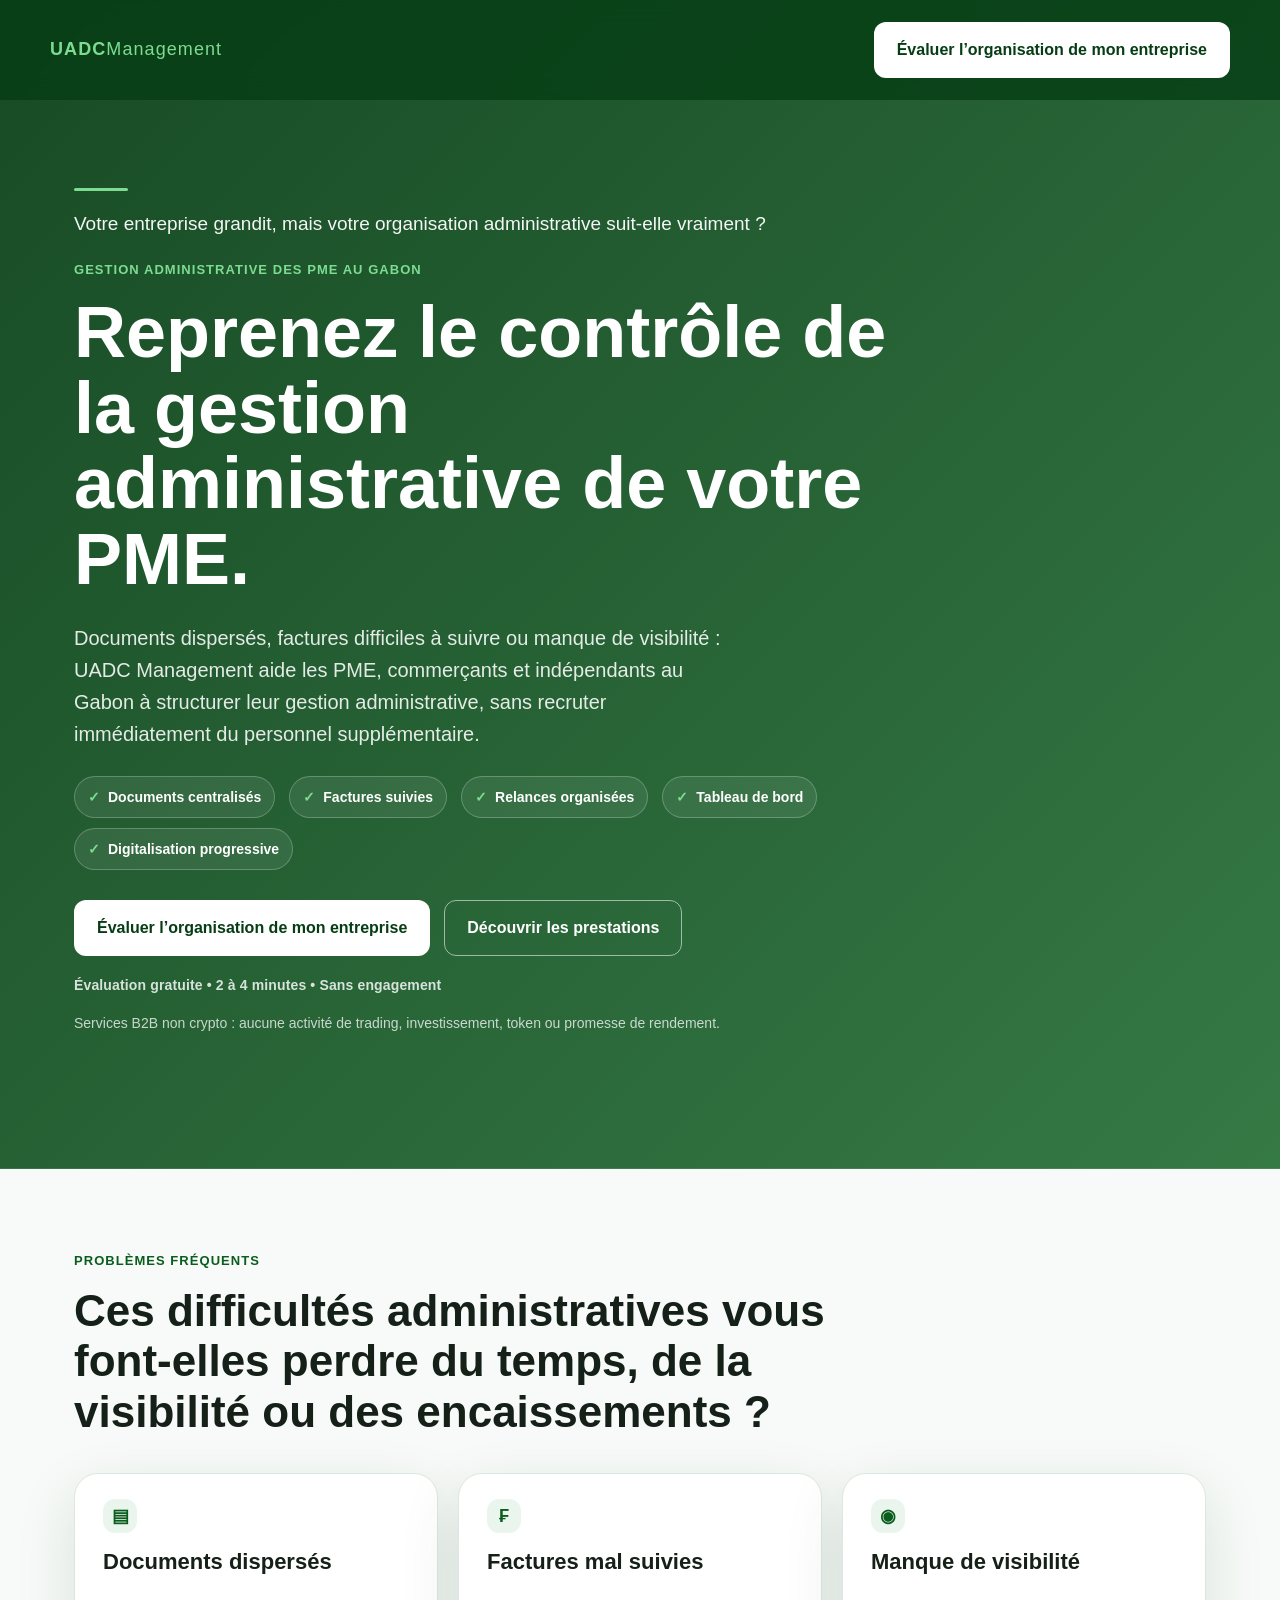
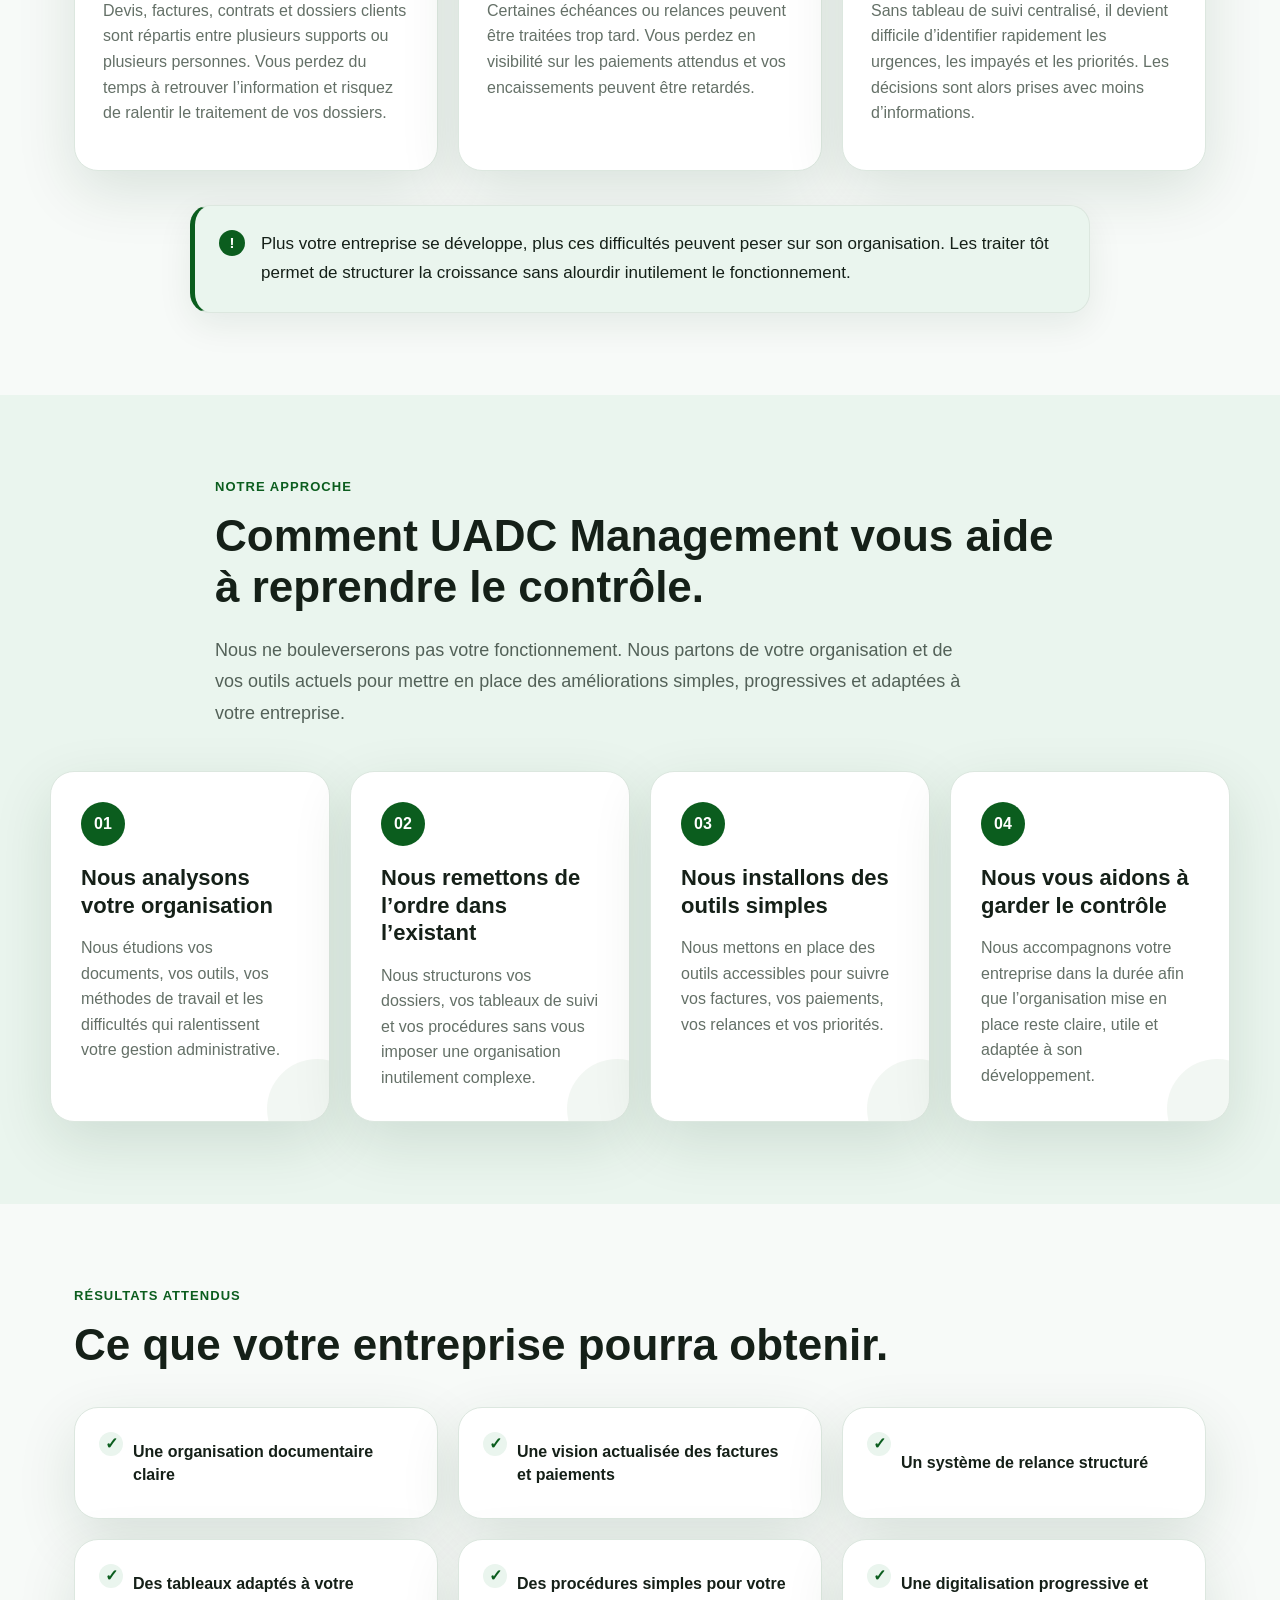
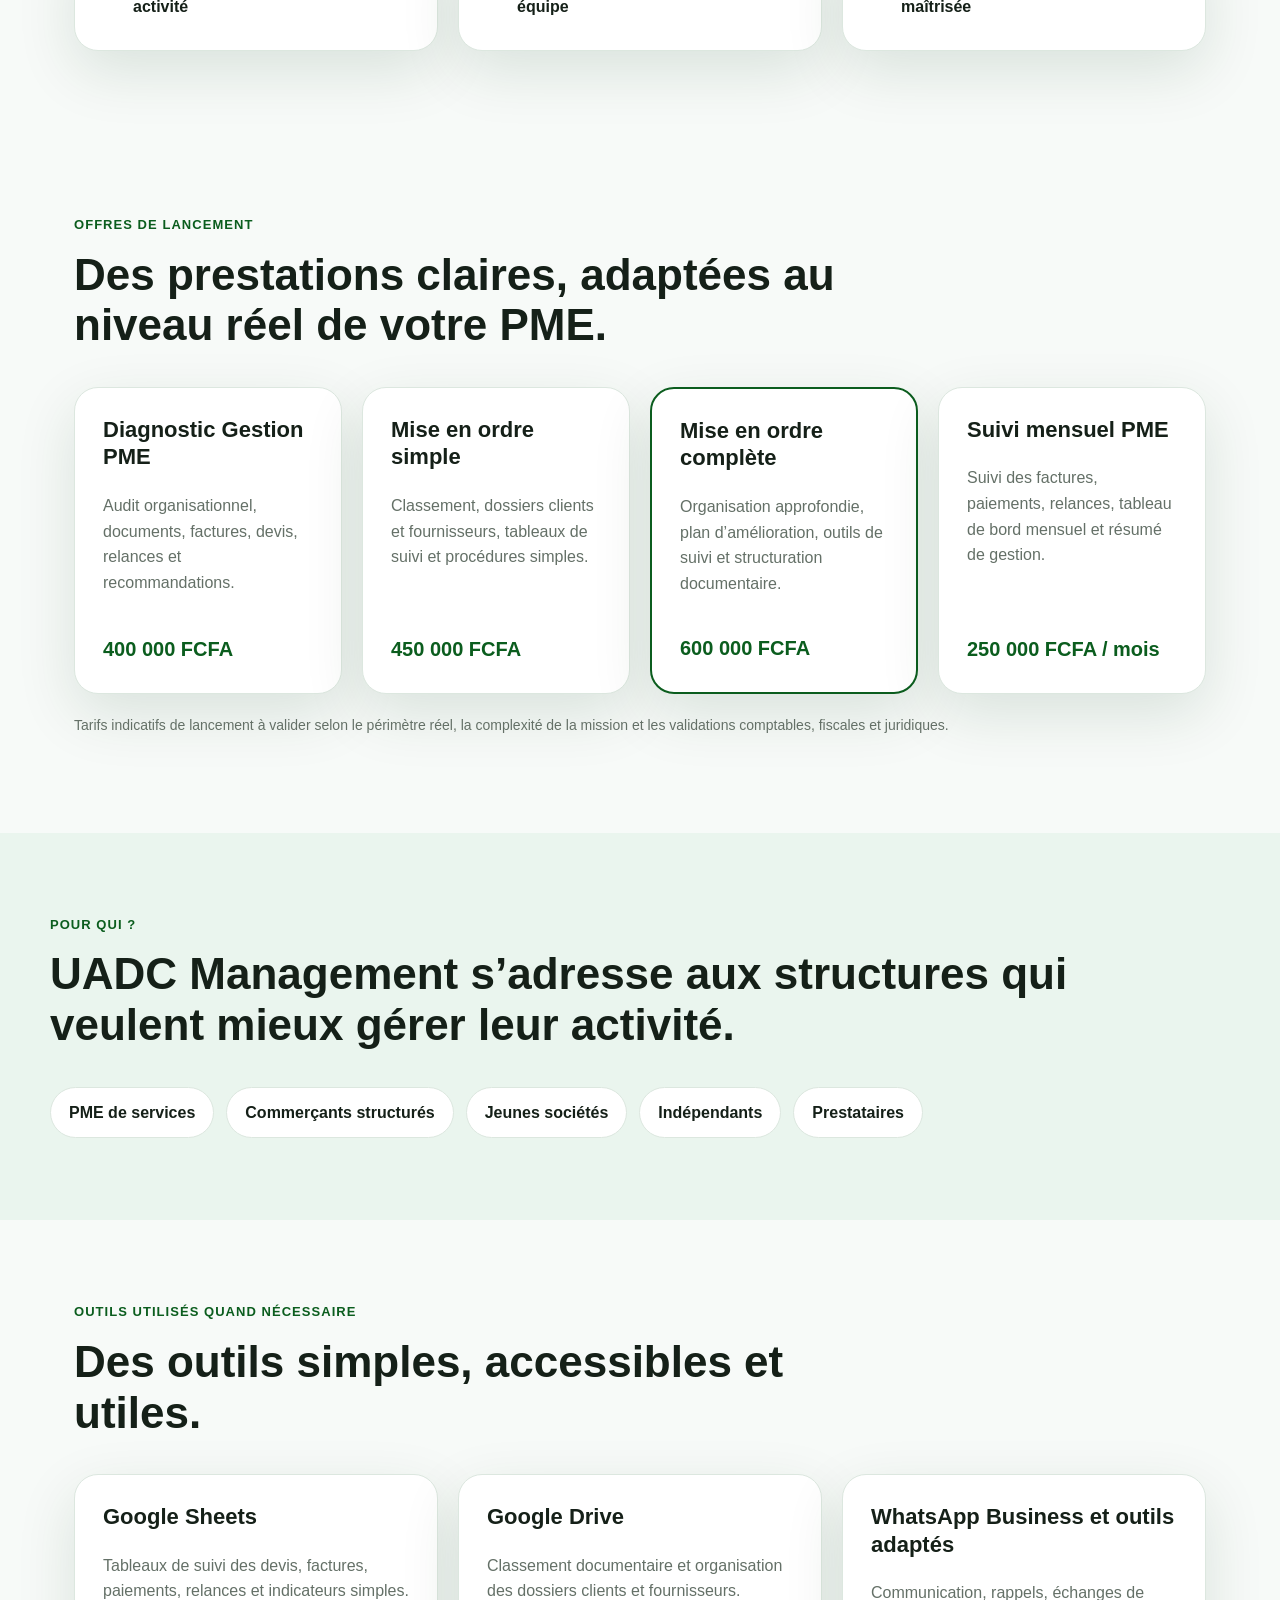
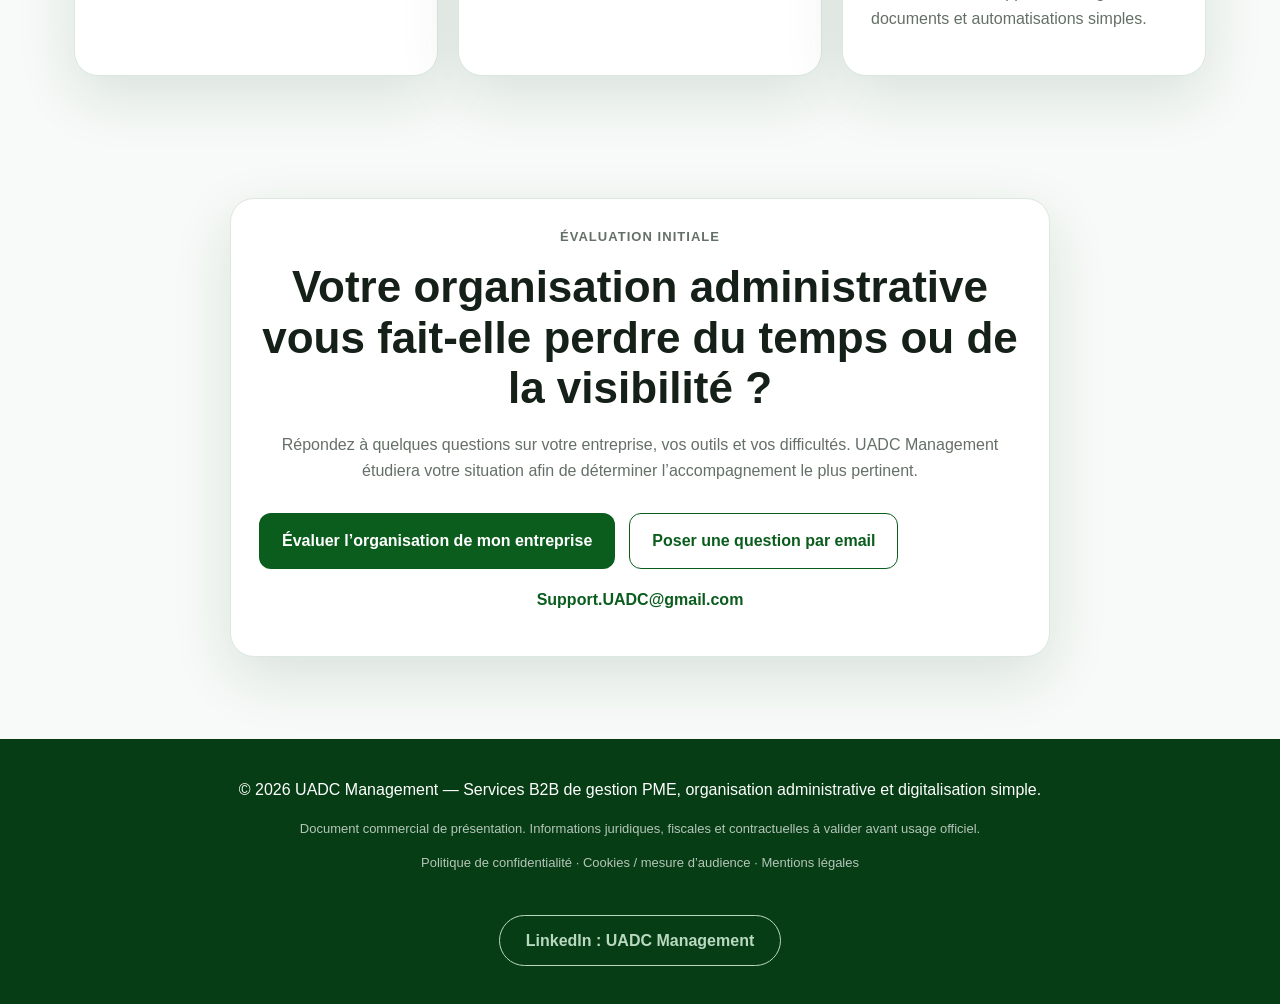
<file: index.html>
<!DOCTYPE html>
<html lang="fr">
<head>
  <meta charset="UTF-8">

  <meta
    name="viewport"
    content="width=device-width, initial-scale=1.0"
  >

  <title>
    UADC Management | Gestion administrative des PME au Gabon
  </title>

  <meta
    name="description"
    content="UADC Management aide les PME, commerçants et indépendants au Gabon à organiser leurs documents, suivre leurs factures et structurer leur gestion administrative."
  >

  <link
    rel="canonical"
    href="https://uadcoins-source.github.io/Site-UADC-Management-/"
  >

  <meta property="og:type" content="website">
  <meta property="og:locale" content="fr_FR">
  <meta property="og:site_name" content="UADC Management">

  <meta
  property="og:image"
  content="https://uadcoins-source.github.io/Site-UADC-Management-/facebook-share.jpg"
>

<meta
  property="og:image:secure_url"
  content="https://uadcoins-source.github.io/Site-UADC-Management-/facebook-share.jpg"
>

<meta
  property="og:image:type"
  content="image/jpeg"
>

<meta
  property="og:image:width"
  content="1200"
>

<meta
  property="og:image:height"
  content="630"
>

<meta
  property="og:image:alt"
  content="UADC Management — Organisation administrative des PME au Gabon"
>

  <meta
    property="og:description"
    content="Reprenez le contrôle de vos documents, factures, relances et tableaux de bord."
  >

  <meta
    property="og:url"
    content="https://uadcoins-source.github.io/Site-UADC-Management-/"
  >

  <meta name="twitter:card" content="summary_large_image">

  <meta
  name="twitter:image"
  content="https://uadcoins-source.github.io/Site-UADC-Management-/facebook-share.jpg"
  >

  <meta
    name="twitter:title"
    content="UADC Management | Gestion administrative des PME au Gabon"
  >

  <meta
    name="twitter:description"
    content="Organisation documentaire, suivi des factures, relances et digitalisation progressive."
  >

  <meta
    http-equiv="Content-Security-Policy"
    content="
      default-src 'self';
      script-src 'self' 'unsafe-inline'
        https://www.googletagmanager.com
        https://consent.cookiebot.com
        https://consentcdn.cookiebot.com;
      connect-src 'self'
        https://www.google-analytics.com
        https://analytics.google.com
        https://region1.google-analytics.com
        https://stats.g.doubleclick.net
        https://consent.cookiebot.com
        https://consentcdn.cookiebot.com;
      img-src 'self' data:
        https://images.unsplash.com
        https://www.googletagmanager.com
        https://www.google-analytics.com
        https://consent.cookiebot.com
        https://consentcdn.cookiebot.com;
      style-src 'self' 'unsafe-inline'
        https://consent.cookiebot.com
        https://consentcdn.cookiebot.com;
      font-src 'self' data:;
      object-src 'none';
      base-uri 'self';
      frame-src 'self'
        https://docs.google.com
        https://consent.cookiebot.com
        https://consentcdn.cookiebot.com;
      form-action 'self' https://docs.google.com;
      upgrade-insecure-requests;
    "
  >

  <meta
    name="referrer"
    content="strict-origin-when-cross-origin"
  >

  <script
    id="Cookiebot"
    src="https://consent.cookiebot.com/uc.js"
    data-cbid="d67af47e-b6ff-4df5-80c2-b756c6a050ea"
    data-blockingmode="auto"
    type="text/javascript"
  ></script>

  <script
    type="text/plain"
    data-cookieconsent="statistics"
    async
    src="https://www.googletagmanager.com/gtag/js?id=G-BVQ48MTQVT"
  ></script>

  <script
    type="text/plain"
    data-cookieconsent="statistics"
  >
    window.dataLayer = window.dataLayer || [];

    function gtag() {
      dataLayer.push(arguments);
    }

    gtag('js', new Date());

    gtag('config', 'G-BVQ48MTQVT', {
      anonymize_ip: true
    });
  </script>

  <link rel="stylesheet" href="style.css">

  <script type="application/ld+json">
  {
    "@context": "https://schema.org",
    "@type": "ProfessionalService",
    "name": "UADC Management",
    "url": "https://uadcoins-source.github.io/Site-UADC-Management-/",
    "email": "Support.UADC@gmail.com",
    "areaServed": {
      "@type": "Country",
      "name": "Gabon"
    },
    "description": "Services B2B d’organisation administrative, de suivi de gestion simple et de digitalisation progressive."
  }
  </script>
</head>

<body>

  <header class="site-header">

    <nav class="nav">

      <a
        href="#"
        class="logo"
        aria-label="Retour en haut de la page"
      >
        UADC <span>Management</span>
      </a>

      <a
        href="diagnostic.html"
        class="btn primary js-track-evaluation"
      >
        Évaluer l’organisation de mon entreprise
      </a>

      <button
        id="menu-toggle"
        class="menu-toggle"
        aria-label="Ouvrir le menu"
        aria-expanded="false"
        aria-controls="mobile-menu"
      >
        <span></span>
        <span></span>
        <span></span>
      </button>

    </nav>

    <div
      id="mobile-menu"
      class="mobile-menu"
    >

      <a href="#administrative">
        Gestion administrative
      </a>

      <a href="#probleme">
        Problèmes fréquents
      </a>

      <a href="#approche">
        Notre approche
      </a>

      <a href="#resultats">
        Résultats attendus
      </a>

      <a href="#offres">
        Prestations
      </a>

      <a href="#pour-qui">
        Pour qui ?
      </a>

      <a href="#outils">
        Outils
      </a>

      <a href="#contact">
        Contact
      </a>

    </div>

    <section
      id="administrative"
      class="hero"
    >

      <div class="hero-content">

        <p class="hero-question">
          Votre entreprise grandit, mais votre organisation administrative
          suit-elle vraiment ?
        </p>

        <p class="eyebrow">
          Gestion administrative des PME au Gabon
        </p>

        <h1>
          Reprenez le contrôle de la gestion administrative de votre PME.
        </h1>

        <p class="hero-text">
          Documents dispersés, factures difficiles à suivre ou manque de visibilité :
          UADC Management aide les PME, commerçants et indépendants au Gabon
          à structurer leur gestion administrative, sans recruter immédiatement
          du personnel supplémentaire.
        </p>

        <ul
          class="hero-benefits"
          aria-label="Principaux bénéfices"
        >
          <li>Documents centralisés</li>
          <li>Factures suivies</li>
          <li>Relances organisées</li>
          <li>Tableau de bord</li>
          <li>Digitalisation progressive</li>
        </ul>

        <div class="hero-actions">

          <a
            href="diagnostic.html"
            class="btn primary js-track-evaluation"
          >
            Évaluer l’organisation de mon entreprise
          </a>

          <a
            href="#offres"
            class="btn secondary"
          >
            Découvrir les prestations
          </a>

        </div>

        <p class="cta-reassurance">
          Évaluation gratuite • 2 à 4 minutes • Sans engagement
        </p>

        <p class="note">
          Services B2B non crypto : aucune activité de trading,
          investissement, token ou promesse de rendement.
        </p>

      </div>

    </section>

  </header>

  <main>

    <section
      id="probleme"
      class="section problem"
    >

      <div class="section-heading">

        <p class="eyebrow">
          Problèmes fréquents
        </p>

        <h2>
          Ces difficultés administratives vous font-elles perdre du temps,
          de la visibilité ou des encaissements ?
        </h2>

      </div>

      <div class="cards three">

        <article class="card">

          <h3>
            Documents dispersés
          </h3>

          <p>
            Devis, factures, contrats et dossiers clients sont répartis
            entre plusieurs supports ou plusieurs personnes. Vous perdez
            du temps à retrouver l’information et risquez de ralentir
            le traitement de vos dossiers.
          </p>

        </article>

        <article class="card">

          <h3>
            Factures mal suivies
          </h3>

          <p>
            Certaines échéances ou relances peuvent être traitées trop tard.
            Vous perdez en visibilité sur les paiements attendus et vos
            encaissements peuvent être retardés.
          </p>

        </article>

        <article class="card">

          <h3>
            Manque de visibilité
          </h3>

          <p>
            Sans tableau de suivi centralisé, il devient difficile d’identifier
            rapidement les urgences, les impayés et les priorités.
            Les décisions sont alors prises avec moins d’informations.
          </p>

        </article>

      </div>

      <p class="problem-conclusion">
        Plus votre entreprise se développe, plus ces difficultés peuvent peser
        sur son organisation. Les traiter tôt permet de structurer la croissance
        sans alourdir inutilement le fonctionnement.
      </p>

    </section>

    <section
      id="approche"
      class="section solution"
    >

      <div class="section-heading">

        <p class="eyebrow">
          Notre approche
        </p>

        <h2>
          Comment UADC Management vous aide à reprendre le contrôle.
        </h2>

        <p class="section-intro">
          Nous ne bouleverserons pas votre fonctionnement.
          Nous partons de votre organisation et de vos outils actuels
          pour mettre en place des améliorations simples, progressives
          et adaptées à votre entreprise.
        </p>

      </div>

      <div class="steps">

        <div class="step">

          <span>01</span>

          <h3>
            Nous analysons votre organisation
          </h3>

          <p>
            Nous étudions vos documents, vos outils, vos méthodes de travail
            et les difficultés qui ralentissent votre gestion administrative.
          </p>

        </div>

        <div class="step">

          <span>02</span>

          <h3>
            Nous remettons de l’ordre dans l’existant
          </h3>

          <p>
            Nous structurons vos dossiers, vos tableaux de suivi
            et vos procédures sans vous imposer une organisation
            inutilement complexe.
          </p>

        </div>

        <div class="step">

          <span>03</span>

          <h3>
            Nous installons des outils simples
          </h3>

          <p>
            Nous mettons en place des outils accessibles pour suivre
            vos factures, vos paiements, vos relances et vos priorités.
          </p>

        </div>

        <div class="step">

          <span>04</span>

          <h3>
            Nous vous aidons à garder le contrôle
          </h3>

          <p>
            Nous accompagnons votre entreprise dans la durée afin que
            l’organisation mise en place reste claire, utile et adaptée
            à son développement.
          </p>

        </div>

      </div>

    </section>

    <section
      id="resultats"
      class="section results"
    >

      <div class="section-heading">

        <p class="eyebrow">
          Résultats attendus
        </p>

        <h2>
          Ce que votre entreprise pourra obtenir.
        </h2>

      </div>

      <div class="results-grid">

        <div class="result-item">
          Une organisation documentaire claire
        </div>

        <div class="result-item">
          Une vision actualisée des factures et paiements
        </div>

        <div class="result-item">
          Un système de relance structuré
        </div>

        <div class="result-item">
          Des tableaux adaptés à votre activité
        </div>

        <div class="result-item">
          Des procédures simples pour votre équipe
        </div>

        <div class="result-item">
          Une digitalisation progressive et maîtrisée
        </div>

      </div>

    </section>

    <section
      id="offres"
      class="section offers"
    >

      <div class="section-heading">

        <p class="eyebrow">
          Offres de lancement
        </p>

        <h2>
          Des prestations claires, adaptées au niveau réel de votre PME.
        </h2>

      </div>

      <div class="pricing">

        <article class="price-card">

          <h3>
            Diagnostic Gestion PME
          </h3>

          <p>
            Audit organisationnel, documents, factures,
            devis, relances et recommandations.
          </p>

          <strong>
            400 000 FCFA
          </strong>

        </article>

        <article class="price-card">

          <h3>
            Mise en ordre simple
          </h3>

          <p>
            Classement, dossiers clients et fournisseurs,
            tableaux de suivi et procédures simples.
          </p>

          <strong>
            450 000 FCFA
          </strong>

        </article>

        <article class="price-card featured">

          <h3>
            Mise en ordre complète
          </h3>

          <p>
            Organisation approfondie, plan d’amélioration,
            outils de suivi et structuration documentaire.
          </p>

          <strong>
            600 000 FCFA
          </strong>

        </article>

        <article class="price-card">

          <h3>
            Suivi mensuel PME
          </h3>

          <p>
            Suivi des factures, paiements, relances,
            tableau de bord mensuel et résumé de gestion.
          </p>

          <strong>
            250 000 FCFA / mois
          </strong>

        </article>

      </div>

      <p class="disclaimer">
        Tarifs indicatifs de lancement à valider selon le périmètre réel,
        la complexité de la mission et les validations comptables,
        fiscales et juridiques.
      </p>

    </section>

    <section
      id="pour-qui"
      class="section target"
    >

      <div class="section-heading">

        <p class="eyebrow">
          Pour qui ?
        </p>

        <h2>
          UADC Management s’adresse aux structures
          qui veulent mieux gérer leur activité.
        </h2>

      </div>

      <div class="chips">

        <span>PME de services</span>
        <span>Commerçants structurés</span>
        <span>Jeunes sociétés</span>
        <span>Indépendants</span>
        <span>Prestataires</span>

      </div>

    </section>

    <section
      id="outils"
      class="section tools"
    >

      <div class="section-heading">

        <p class="eyebrow">
          Outils utilisés quand nécessaire
        </p>

        <h2>
          Des outils simples, accessibles et utiles.
        </h2>

      </div>

      <div class="cards three">

        <article class="card">

          <h3>
            Google Sheets
          </h3>

          <p>
            Tableaux de suivi des devis, factures, paiements,
            relances et indicateurs simples.
          </p>

        </article>

        <article class="card">

          <h3>
            Google Drive
          </h3>

          <p>
            Classement documentaire et organisation
            des dossiers clients et fournisseurs.
          </p>

        </article>

        <article class="card">

          <h3>
            WhatsApp Business et outils adaptés
          </h3>

          <p>
            Communication, rappels, échanges de documents
            et automatisations simples.
          </p>

        </article>

      </div>

    </section>

    <section
      id="contact"
      class="section contact"
    >

      <div class="contact-box">

        <p class="eyebrow">
          Évaluation initiale
        </p>

        <h2>
          Votre organisation administrative vous fait-elle perdre
          du temps ou de la visibilité ?
        </h2>

        <p>
          Répondez à quelques questions sur votre entreprise,
          vos outils et vos difficultés. UADC Management étudiera
          votre situation afin de déterminer l’accompagnement
          le plus pertinent.
        </p>

        <div class="contact-actions">

          <a
            href="diagnostic.html"
            class="btn primary js-track-evaluation"
          >
            Évaluer l’organisation de mon entreprise
          </a>

          <a
            class="btn secondary js-track-email"
            href="mailto:Support.UADC@gmail.com?subject=Question%20sur%20UADC%20Management"
          >
            Poser une question par email
          </a>

        </div>

        <p class="email">
          Support.UADC@gmail.com
        </p>

      </div>

    </section>

  </main>

  <footer class="footer">

    <p>
      © 2026 UADC Management — Services B2B de gestion PME,
      organisation administrative et digitalisation simple.
    </p>

    <p class="small">
      Document commercial de présentation.
      Informations juridiques, fiscales et contractuelles
      à valider avant usage officiel.
    </p>

    <p class="small">

      <a href="politique-confidentialite.html">
        Politique de confidentialité
      </a>

      ·

      <a href="politique-confidentialite.html#cookies">
        Cookies / mesure d’audience
      </a>

      ·

      <a href="politique-confidentialite.html#mentions-legales">
        Mentions légales
      </a>

    </p>

    <a
      href="https://www.linkedin.com/in/alexandre-obende-959710419?utm_source=share_via&utm_content=profile&utm_medium=member_ios"
      target="_blank"
      rel="noopener noreferrer"
      class="footer-linkedin-button"
    >
      LinkedIn : UADC Management
    </a>

  </footer>

  <script>

    const menuToggle = document.getElementById('menu-toggle');
    const mobileMenu = document.getElementById('mobile-menu');

    menuToggle.addEventListener('click', function () {

      const isOpen = mobileMenu.classList.toggle('open');

      menuToggle.setAttribute(
        'aria-expanded',
        String(isOpen)
      );

    });

    mobileMenu
      .querySelectorAll('a')
      .forEach(function (link) {

        link.addEventListener('click', function () {

          mobileMenu.classList.remove('open');

          menuToggle.setAttribute(
            'aria-expanded',
            'false'
          );

        });

      });

    function trackEvent(eventName, parameters) {

      if (typeof window.gtag === 'function') {

        window.gtag(
          'event',
          eventName,
          parameters || {}
        );

      }

    }

    document
      .querySelectorAll('.js-track-evaluation')
      .forEach(function (link) {

        link.addEventListener('click', function () {

          trackEvent('evaluation_click', {
            link_text: link.textContent.trim(),
            link_url: link.href
          });

        });

      });

    document
      .querySelectorAll('.js-track-email')
      .forEach(function (link) {

        link.addEventListener('click', function () {

          trackEvent('email_click', {
            link_text: link.textContent.trim()
          });

        });

      });

  </script>

</body>
</html>
</file>
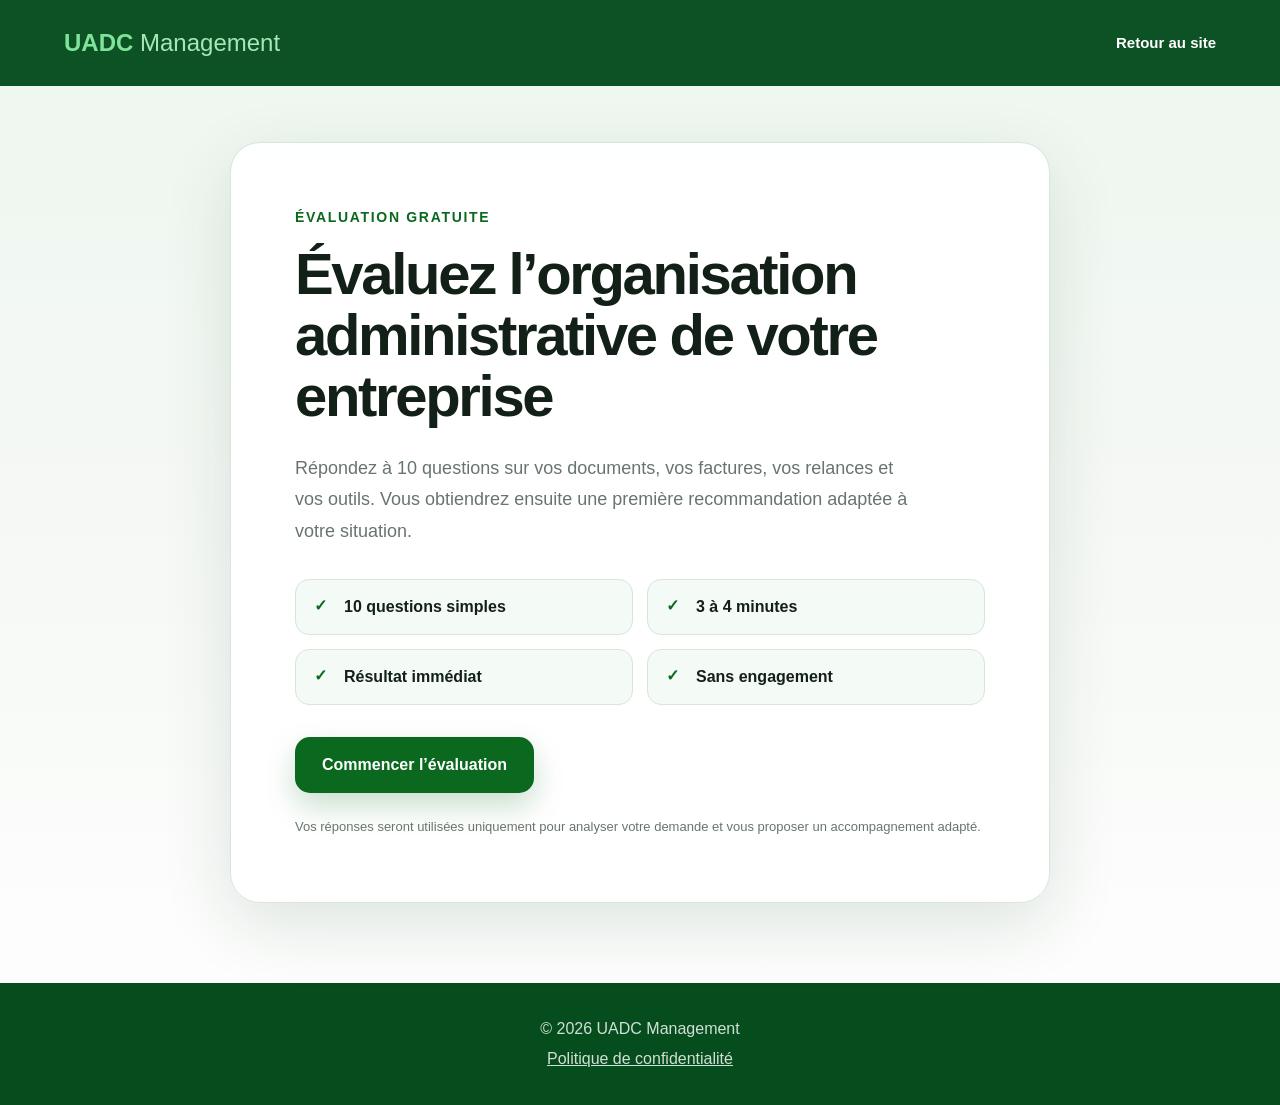
<file: diagnostic.html>
<!DOCTYPE html>
<html lang="fr">
<head>
  <meta charset="UTF-8">

  <meta
    name="viewport"
    content="width=device-width, initial-scale=1.0"
  >

  <title>
    Évaluer l’organisation de mon entreprise | UADC Management
  </title>

  <meta
    name="description"
    content="Évaluez en 3 à 4 minutes l’organisation administrative de votre entreprise et obtenez une recommandation personnalisée."
  >

  <meta
    name="robots"
    content="index,follow"
  >

  <meta
    name="referrer"
    content="strict-origin-when-cross-origin"
  >

  <link
    rel="canonical"
    href="https://uadcoins-source.github.io/Site-UADC-Management-/diagnostic.html"
  >

  <link
    rel="stylesheet"
    href="diagnostic.css"
  >

</head>

<body>

  <header class="diagnostic-header">

    <a
      href="index.html"
      class="diagnostic-logo"
      aria-label="Retour à l’accueil UADC Management"
    >
      UADC <span>Management</span>
    </a>

    <a
      href="index.html"
      class="back-link"
    >
      Retour au site
    </a>

  </header>

  <main class="diagnostic-main">

    <section
      id="diagnostic-app"
      class="diagnostic-card"
      aria-live="polite"
    >

      <!-- ÉCRAN D’INTRODUCTION -->

      <div
        id="intro-screen"
        class="screen active"
      >

        <p class="eyebrow">
          Évaluation gratuite
        </p>

        <h1>
          Évaluez l’organisation administrative de votre entreprise
        </h1>

        <p class="intro-text">
          Répondez à 10 questions sur vos documents, vos factures,
          vos relances et vos outils. Vous obtiendrez ensuite une
          première recommandation adaptée à votre situation.
        </p>

        <ul class="intro-benefits">
          <li>10 questions simples</li>
          <li>3 à 4 minutes</li>
          <li>Résultat immédiat</li>
          <li>Sans engagement</li>
        </ul>

        <button
          id="start-button"
          class="btn primary"
          type="button"
        >
          Commencer l’évaluation
        </button>

        <p class="privacy-note">
          Vos réponses seront utilisées uniquement pour analyser votre
          demande et vous proposer un accompagnement adapté.
        </p>

      </div>

      <!-- ÉCRAN DU QUESTIONNAIRE -->

      <div
        id="question-screen"
        class="screen"
      >

        <div class="progress-header">

          <p id="progress-label">
            Question 1 sur 10
          </p>

          <p id="progress-percent">
            10 %
          </p>

        </div>

        <div
          class="progress-track"
          aria-hidden="true"
        >
          <div
            id="progress-bar"
            class="progress-bar"
          ></div>
        </div>

        <form
          id="question-form"
          novalidate
        >

          <fieldset class="question-fieldset">

            <legend id="question-title">
              Question
            </legend>

            <p
              id="question-help"
              class="question-help"
            ></p>

            <div
              id="answers-container"
              class="answers-container"
            ></div>

          </fieldset>

          <p
            id="question-error"
            class="form-error"
            role="alert"
          ></p>

          <div class="navigation-buttons">

            <button
              id="previous-button"
              class="btn secondary"
              type="button"
            >
              Précédent
            </button>

            <button
              id="next-button"
              class="btn primary"
              type="submit"
            >
              Suivant
            </button>

          </div>

        </form>

      </div>

      <!-- ÉCRAN DES COORDONNÉES -->

      <div
        id="contact-screen"
        class="screen"
      >

        <p class="eyebrow">
          Votre résultat est prêt
        </p>

        <h2>
          À qui devons-nous attribuer cette évaluation ?
        </h2>

        <p class="contact-intro">
          Renseignez vos coordonnées pour afficher votre résultat
          et permettre à UADC Management de vous contacter si nécessaire.
        </p>

        <form
          id="contact-form"
          class="contact-form"
          novalidate
        >

          <div class="form-grid">

            <div class="form-group">

              <label for="firstName">
                Prénom
              </label>

              <input
                id="firstName"
                name="firstName"
                type="text"
                autocomplete="given-name"
                required
              >

            </div>

            <div class="form-group">

              <label for="lastName">
                Nom
              </label>

              <input
                id="lastName"
                name="lastName"
                type="text"
                autocomplete="family-name"
                required
              >

            </div>

            <div class="form-group full-width">

              <label for="company">
                Nom de l’entreprise
              </label>

              <input
                id="company"
                name="company"
                type="text"
                autocomplete="organization"
                required
              >

            </div>

            <div class="form-group full-width">

              <label for="activity">
                Activité principale
              </label>

              <input
                id="activity"
                name="activity"
                type="text"
                placeholder="Exemple : commerce, services, bâtiment…"
                required
              >

            </div>

            <div class="form-group">

              <label for="city">
                Ville
              </label>

              <input
                id="city"
                name="city"
                type="text"
                autocomplete="address-level2"
                value="Libreville"
                required
              >

            </div>

            <div class="form-group">

              <label for="employees">
                Nombre de personnes
              </label>

              <select
                id="employees"
                name="employees"
                required
              >
                <option value="">
                  Sélectionner
                </option>

                <option value="1">
                  Je travaille seul
                </option>

                <option value="2-5">
                  2 à 5 personnes
                </option>

                <option value="6-20">
                  6 à 20 personnes
                </option>

                <option value="21+">
                  Plus de 20 personnes
                </option>
              </select>

            </div>

            <div class="form-group">

              <label for="phone">
                Téléphone WhatsApp
              </label>

              <input
                id="phone"
                name="phone"
                type="tel"
                autocomplete="tel"
                placeholder="+241…"
                required
              >

            </div>

            <div class="form-group">

              <label for="email">
                Adresse e-mail
              </label>

              <input
                id="email"
                name="email"
                type="email"
                autocomplete="email"
                required
              >

            </div>

          </div>

          <label class="consent-box">

            <input
              id="dataConsent"
              name="dataConsent"
              type="checkbox"
              required
            >

            <span>
              J’accepte que les informations transmises soient utilisées
              par UADC Management pour analyser ma demande et me contacter.
            </span>

          </label>

          <label class="consent-box optional">

            <input
              id="marketingConsent"
              name="marketingConsent"
              type="checkbox"
            >

            <span>
              J’accepte de recevoir occasionnellement des conseils
              et informations de la part d’UADC Management.
            </span>

          </label>

          <p
            id="contact-error"
            class="form-error"
            role="alert"
          ></p>

          <div class="navigation-buttons">

            <button
              id="back-to-questions"
              class="btn secondary"
              type="button"
            >
              Retour
            </button>

            <button
              id="submit-diagnostic"
              class="btn primary"
              type="submit"
            >
              Voir mon résultat
            </button>

          </div>

        </form>

      </div>

      <!-- ÉCRAN DE CHARGEMENT -->

      <div
        id="loading-screen"
        class="screen loading-screen"
      >

        <div
          class="loader"
          aria-hidden="true"
        ></div>

        <h2>
          Analyse de vos réponses…
        </h2>

        <p>
          Nous préparons votre recommandation personnalisée.
        </p>

      </div>

      <!-- ÉCRAN DU RÉSULTAT -->

      <div
        id="result-screen"
        class="screen"
      >

        <p
          id="result-level-label"
          class="result-level-label"
        >
          Résultat
        </p>

        <div class="score-wrapper">

          <div
            id="score-circle"
            class="score-circle"
          >

            <strong id="score-value">
              0
            </strong>

            <span>
              / 100
            </span>

          </div>

        </div>

        <h2 id="result-title">
          Votre résultat
        </h2>

        <p
          id="result-description"
          class="result-description"
        ></p>

        <div
          id="result-findings"
          class="result-findings"
        >

          <h3>
            Points principaux identifiés
          </h3>

          <ul id="findings-list"></ul>

        </div>

        <div
          id="result-recommendation"
          class="result-recommendation"
        >

          <h3>
            Notre recommandation
          </h3>

          <p id="recommendation-text"></p>

        </div>

        <div
          id="result-actions"
          class="result-actions"
        ></div>

        <p class="result-disclaimer">
          Cette évaluation constitue une première orientation.
          Elle ne remplace pas le Diagnostic Gestion PME complet.
        </p>

        <button
          id="restart-button"
          class="text-button"
          type="button"
        >
          Recommencer l’évaluation
        </button>

      </div>

    </section>

  </main>

  <footer class="diagnostic-footer">

    <p>
      © 2026 UADC Management
    </p>

    <p>
      <a href="politique-confidentialite.html">
        Politique de confidentialité
      </a>
    </p>

  </footer>

  <script src="diagnostic.js"></script>

</body>
</html>
</file>
<file: style.css>
:root {
  --green: #0b5d1e;
  --green-dark: #063d14;
  --green-light: #eaf5ee;
  --text: #152018;
  --muted: #647067;
  --white: #ffffff;
  --border: #dce7df;
  --shadow: 0 20px 60px rgba(10, 55, 25, 0.12);
}

* {
  box-sizing: border-box;
}

body {
  margin: 0;
  font-family: Arial, Helvetica, sans-serif;
  color: var(--text);
  background: #f7faf8;
  line-height: 1.6;
}

a {
  color: inherit;
  text-decoration: none;
}

.site-header {
  background:
    linear-gradient(135deg, rgba(6, 61, 20, 0.93), rgba(11, 93, 30, 0.82)),
    url("https://images.unsplash.com/photo-1554224155-6726b3ff858f?auto=format&fit=crop&w=1600&q=80");
  background-size: cover;
  background-position: center;
  color: var(--white);
}

.nav {
  max-width: 1180px;
  margin: 0 auto;
  padding: 22px 24px;
  display: flex;
  align-items: center;
  justify-content: space-between;
}

.logo {
  font-weight: 800;
  letter-spacing: 0.06em;
  font-size: 18px;
}

.logo span {
  font-weight: 400;
}

.nav-cta {
  padding: 11px 18px;
  border: 1px solid rgba(255, 255, 255, 0.6);
  border-radius: 999px;
  font-weight: 700;
}

.hero {
  max-width: 1180px;
  margin: 0 auto;
  padding: 100px 24px 120px;
}

.hero-content {
  max-width: 760px;
}

.eyebrow {
  color: #7ddc91;
  font-weight: 800;
  letter-spacing: 0.08em;
  text-transform: uppercase;
  font-size: 13px;
  margin: 0 0 14px;
}

h1, h2, h3, p {
  margin-top: 0;
}

h1 {
  font-size: clamp(38px, 7vw, 72px);
  line-height: 1.05;
  margin-bottom: 24px;
}

h2 {
  font-size: clamp(28px, 4vw, 44px);
  line-height: 1.15;
  margin-bottom: 18px;
}

h3 {
  font-size: 22px;
  line-height: 1.25;
}

.hero-text {
  font-size: 20px;
  max-width: 670px;
  color: rgba(255, 255, 255, 0.88);
}

.hero-actions,
.contact-actions {
  display: flex;
  gap: 14px;
  flex-wrap: wrap;
  margin: 30px 0 18px;
}

.btn {
  display: inline-flex;
  align-items: center;
  justify-content: center;
  padding: 14px 22px;
  border-radius: 12px;
  font-weight: 800;
  border: 1px solid transparent;
}

.btn.primary {
  background: var(--white);
  color: var(--green-dark);
}

.btn.secondary {
  border-color: rgba(255, 255, 255, 0.55);
  color: var(--white);
}

.contact .btn.primary {
  background: var(--green);
  color: var(--white);
}

.contact .btn.secondary {
  border-color: var(--green);
  color: var(--green);
}

.note {
  color: rgba(255, 255, 255, 0.75);
  font-size: 14px;
}

.section {
  max-width: 1180px;
  margin: 0 auto;
  padding: 82px 24px;
}

.section-heading {
  max-width: 790px;
  margin-bottom: 36px;
}

.section-heading .eyebrow {
  color: var(--green);
}

.cards,
.pricing,
.steps {
  display: grid;
  gap: 20px;
}

.cards.three {
  grid-template-columns: repeat(3, 1fr);
}

.card,
.price-card,
.step,
.contact-box {
  background: var(--white);
  border: 1px solid var(--border);
  border-radius: 24px;
  padding: 28px;
  box-shadow: var(--shadow);
}

.card p,
.step p,
.price-card p {
  color: var(--muted);
}

.solution,
.target {
  background: var(--green-light);
  max-width: none;
}

.solution > *,
.target > * {
  max-width: 1180px;
  margin-left: auto;
  margin-right: auto;
}

.steps {
  grid-template-columns: repeat(4, 1fr);
}

.step span {
  display: inline-flex;
  width: 44px;
  height: 44px;
  align-items: center;
  justify-content: center;
  border-radius: 50%;
  background: var(--green);
  color: var(--white);
  font-weight: 800;
  margin-bottom: 18px;
}

.pricing {
  grid-template-columns: repeat(4, 1fr);
}

.price-card strong {
  display: block;
  margin-top: 20px;
  font-size: 20px;
  color: var(--green);
}

.price-card.featured {
  border: 2px solid var(--green);
}

.disclaimer {
  margin-top: 20px;
  color: var(--muted);
  font-size: 14px;
}

.chips {
  display: flex;
  flex-wrap: wrap;
  gap: 12px;
}

.chips span {
  background: var(--white);
  border: 1px solid var(--border);
  padding: 12px 18px;
  border-radius: 999px;
  font-weight: 700;
}

.contact {
  padding-top: 40px;
}

.contact-box {
  text-align: center;
  max-width: 820px;
  margin: 0 auto;
}

.contact-box p {
  color: var(--muted);
}

.email {
  font-weight: 800;
  color: var(--green) !important;
}

.footer {
  padding: 38px 24px;
  text-align: center;
  background: var(--green-dark);
  color: var(--white);
}

.footer .small {
  color: rgba(255, 255, 255, 0.7);
  font-size: 13px;
}

@media (max-width: 900px) {
  .cards.three,
  .steps,
  .pricing {
    grid-template-columns: 1fr;
  }

  .nav {
    align-items: flex-start;
    gap: 18px;
  }

  .hero {
    padding-top: 70px;
  }
}

@media (max-width: 540px) {
  .nav {
    flex-direction: column;
  }

  .btn,
  .nav-cta {
    width: 100%;
  }

  .hero-actions,
  .contact-actions {
    flex-direction: column;
  }

  .section {
    padding: 58px 18px;
  }
}

/* =========================================================
   MENU HAMBURGER UADC MANAGEMENT
   Ajout uniquement à la fin du style.css existant
   ========================================================= */

.menu-toggle {
  display: none;
  width: 44px;
  height: 44px;
  border: none;
  background: transparent;
  cursor: pointer;
  padding: 0;
  position: relative;
  z-index: 3001;
}

.menu-toggle span {
  display: block;
  width: 30px;
  height: 4px;
  background: var(--white);
  border-radius: 999px;
  margin: 5px auto;
}

.mobile-menu {
  position: fixed;
  top: 84px;
  right: 24px;
  width: 230px;
  background: var(--white);
  border-radius: 28px;
  padding: 28px 24px;
  box-shadow: 0 20px 60px rgba(0, 0, 0, 0.25);
  z-index: 3000;
  display: none;
}

.mobile-menu.open {
  display: flex;
  flex-direction: column;
  gap: 18px;
}

.mobile-menu a {
  color: var(--green-dark);
  font-weight: 800;
  font-size: 13px;
  text-transform: uppercase;
  letter-spacing: 0.04em;
}

/* Affichage mobile */
@media (max-width: 900px) {
  .nav {
    flex-direction: row !important;
    align-items: center !important;
    justify-content: space-between !important;
  }

  .menu-toggle {
    display: block;
  }

  .nav-cta {
    display: none;
  }
}

/* =========================================================
   BARRE UADC MANAGEMENT FIXE AU SCROLL
   À ajouter à la fin du style.css
   ========================================================= */

.site-header {
  padding-top: 88px;
}

.nav {
  position: fixed;
  top: 0;
  left: 0;
  right: 0;
  max-width: none;
  width: 100%;
  margin: 0;
  padding: 22px 50px;
  z-index: 4000;
  background: rgba(6, 61, 20, 0.78);
  backdrop-filter: blur(10px);
  -webkit-backdrop-filter: blur(10px);
}

.mobile-menu {
  position: fixed;
  top: 92px;
  right: 24px;
  z-index: 4001;
}

@media (max-width: 900px) {
  .site-header {
    padding-top: 92px;
  }

  .nav {
    padding: 22px 50px;
  }
}

@media (max-width: 540px) {
  .site-header {
    padding-top: 92px;
  }

  .nav {
    padding: 22px 42px;
    flex-direction: row !important;
    align-items: center !important;
    justify-content: space-between !important;
  }

  .logo {
    font-size: 18px;
  }

  .mobile-menu {
    top: 92px;
    right: 24px;
  }
}

/* =========================================================
   COULEUR VERTE DU LOGO DANS LA BARRE FIXE
   À ajouter à la fin du style.css
   ========================================================= */

.nav .logo,
.nav .logo span {
  color: #7ddc91;
}

.menu-toggle span {
  background: #7ddc91;
}

/* =========================================================
PAGE LÉGALE : POLITIQUE DE CONFIDENTIALITÉ
À ajouter uniquement à la fin du style.css
========================================================= */

.legal-page {
background: #f7faf8;
color: var(--text);
}

.legal-hero {
background:
linear-gradient(135deg, rgba(6, 61, 20, 0.95), rgba(11, 93, 30, 0.86)),
url(“https://images.unsplash.com/photo-1554224155-6726b3ff858f?auto=format&fit=crop&w=1600&q=80”);
background-size: cover;
background-position: center;
color: var(--white);
padding: 90px 24px 80px;
}

.legal-container {
max-width: 980px;
margin: 0 auto;
}

.legal-hero h1 {
max-width: 850px;
}

.legal-hero p {
max-width: 760px;
color: rgba(255, 255, 255, 0.86);
}

.back-home {
display: inline-flex;
margin-top: 24px;
padding: 12px 18px;
border: 1px solid rgba(255, 255, 255, 0.65);
border-radius: 999px;
color: var(–-white);
font-weight: 800;
}

.legal-card {
background: var(–-white);
border: 1px solid var(–-border);
border-radius: 28px;
padding: 38px;
margin: 50px 24px 70px;
box-shadow: var(–-shadow);
}

.legal-card h2 {
margin-top: 42px;
color: var(–-green-dark);
}

.legal-card h2:first-of-type {
margin-top: 0;
}

.legal-card h3 {
margin-top: 28px;
color: var(–-green);
}

.legal-card p,
.legal-card li {
color: var(–-muted);
}

.legal-card a {
color: var(–-green);
font-weight: 800;
text-decoration: underline;
text-underline-offset: 3px;
}

.legal-warning {
background: var(–-green-light);
border: 1px solid var(–-border);
border-left: 5px solid var(–-green);
border-radius: 18px;
padding: 18px 20px;
margin-bottom: 34px;
color: var(–-text);
}

.legal-table {
width: 100%;
border-collapse: collapse;
margin: 22px 0 34px;
overflow: hidden;
border-radius: 18px;
border: 1px solid var(–-border);
}

.legal-table th,
.legal-table td {
text-align: left;
padding: 14px 16px;
border-bottom: 1px solid var(–-border);
vertical-align: top;
}

.legal-table th {
background: var(–-green-light);
color: var(–-green-dark);
font-weight: 800;
}

.legal-table tr:last-child td {
border-bottom: none;
}

.footer-links {
display: flex;
justify-content: center;
flex-wrap: wrap;
gap: 10px;
color: rgba(255, 255, 255, 0.78);
font-size: 13px;
}

.footer-links a {
color: rgba(255, 255, 255, 0.88);
font-weight: 700;
}

.footer-links a:hover {
color: #7ddc91;
}

@media (max-width: 700px) {
.legal-hero {
padding: 70px 20px 60px;
}

.legal-card {
padding: 26px 20px;
margin: 34px 18px 56px;
}

.legal-table,
.legal-table tbody,
.legal-table tr,
.legal-table th,
.legal-table td {
display: block;
width: 100%;
}

.legal-table th {
display: none;
}

.legal-table td {
border-bottom: 1px solid var(–-border);
}

.legal-table td:first-child {
background: var(–-green-light);
color: var(–-green-dark);
font-weight: 800;
}
}

.footer-linkedin-button {
  display: inline-block;
  margin-top: 28px;
  padding: 12px 26px;
  border: 1px solid #b8d8c0;
  border-radius: 30px;
  color: #b8d8c0;
  text-decoration: none;
  font-weight: 600;
  font-size: 16px;
  transition: all 0.3s ease;
}

.footer-linkedin-button:hover {
  background-color: #b8d8c0;
  color: #003d14;
}

/* =========================================================
   UADC MANAGEMENT - V1 ACQUISITION
   À AJOUTER UNIQUEMENT À LA FIN DU style.css
   ========================================================= */

html {
  scroll-behavior: smooth;
}

.hero-content {
  max-width: 820px;
}

.hero-benefits {
  list-style: none;
  padding: 0;
  margin: 26px 0 0;
  display: flex;
  flex-wrap: wrap;
  gap: 10px 14px;
}

.hero-benefits li {
  display: inline-flex;
  align-items: center;
  gap: 8px;
  padding: 9px 13px;
  border: 1px solid rgba(255,255,255,.24);
  border-radius: 999px;
  background: rgba(255,255,255,.08);
  font-weight: 700;
  font-size: 14px;
}

.hero-benefits li::before {
  content: "✓";
  color: #7ddc91;
  font-weight: 900;
}

.cta-reassurance {
  margin: 0 0 16px;
  color: rgba(255,255,255,.82);
  font-size: 14px;
}

.results-grid {
  display: grid;
  grid-template-columns: repeat(3, 1fr);
  gap: 20px;
}

.result-item {
  position: relative;
  background: var(--white);
  border: 1px solid var(--border);
  border-radius: 24px;
  padding: 28px 28px 28px 58px;
  box-shadow: var(--shadow);
  font-weight: 700;
}

.result-item::before {
  content: "✓";
  position: absolute;
  left: 24px;
  top: 24px;
  width: 24px;
  height: 24px;
  display: inline-flex;
  align-items: center;
  justify-content: center;
  border-radius: 50%;
  background: var(--green-light);
  color: var(--green);
  font-weight: 900;
}

.btn,
.nav-cta {
  transition: transform .2s ease, box-shadow .2s ease;
}

.btn:hover,
.nav-cta:hover {
  transform: translateY(-2px);
}

@media (max-width: 900px) {

  .results-grid {
    grid-template-columns: 1fr;
  }

}

@media (max-width: 540px) {

  .hero-benefits {
    flex-direction: column;
    align-items: flex-start;
  }

}

/* =========================================================
   UADC MANAGEMENT — FINALISATION V1.1 À V1.9
   Ajouter uniquement à la fin du fichier style.css
   ========================================================= */

/* V1.8 — Empêche la barre fixe de masquer les titres */
section[id] {
  scroll-margin-top: 115px;
}

/* V1.7 — Le logo reste visuellement identique comme lien */
.logo {
  display: inline-flex;
  align-items: center;
  text-decoration: none;
  cursor: pointer;
}

/* V1.9 — Boutons plus dynamiques */
.btn,
.nav-cta {
  transition:
    transform 0.18s ease,
    box-shadow 0.18s ease,
    background-color 0.18s ease,
    border-color 0.18s ease;
  -webkit-tap-highlight-color: transparent;
}

.btn:hover,
.nav-cta:hover {
  transform: translateY(-2px);
}

.btn:active,
.nav-cta:active {
  transform: translateY(1px) scale(0.985);
}

.btn.primary:hover {
  box-shadow: 0 12px 30px rgba(0, 0, 0, 0.18);
}

.contact .btn.primary:hover {
  box-shadow: 0 12px 30px rgba(11, 93, 30, 0.25);
}

.btn:focus-visible,
.nav-cta:focus-visible,
.logo:focus-visible,
.menu-toggle:focus-visible {
  outline: 3px solid #7ddc91;
  outline-offset: 4px;
}

/* V1.4 — Menu fluide et légèrement flouté */
.mobile-menu {
  display: flex;
  flex-direction: column;
  gap: 18px;

  opacity: 0;
  visibility: hidden;
  pointer-events: none;

  transform: translateY(-12px) scale(0.97);
  transform-origin: top right;

  background: rgba(255, 255, 255, 0.94);
  backdrop-filter: blur(14px);
  -webkit-backdrop-filter: blur(14px);

  transition:
    opacity 0.22s ease,
    transform 0.22s ease,
    visibility 0.22s ease;
}

.mobile-menu.open {
  display: flex;
  opacity: 1;
  visibility: visible;
  pointer-events: auto;
  transform: translateY(0) scale(1);
}

.mobile-menu a {
  transition:
    color 0.18s ease,
    transform 0.18s ease;
}

.mobile-menu a:hover,
.mobile-menu a:focus-visible {
  color: var(--green);
  transform: translateX(4px);
}

/* V1.5 — Icônes et interactions des cartes problèmes */
.problem .card {
  position: relative;
  padding-top: 74px;
  transition:
    transform 0.2s ease,
    box-shadow 0.2s ease,
    border-color 0.2s ease;
  -webkit-tap-highlight-color: transparent;
}

.problem .card::before {
  position: absolute;
  top: 25px;
  left: 28px;

  display: inline-flex;
  width: 34px;
  height: 34px;
  align-items: center;
  justify-content: center;

  border-radius: 12px;
  background: var(--green-light);
  color: var(--green);
  font-size: 18px;
  font-weight: 900;
}

.problem .card:nth-child(1)::before {
  content: "▤";
}

.problem .card:nth-child(2)::before {
  content: "₣";
}

.problem .card:nth-child(3)::before {
  content: "◉";
}

.problem .card:hover {
  transform: translateY(-5px);
  border-color: rgba(11, 93, 30, 0.28);
  box-shadow: 0 24px 65px rgba(10, 55, 25, 0.16);
}

.problem .card:active {
  transform: scale(0.985);
}

/* V1.3 — Réassurance plus nette */
.cta-reassurance {
  font-weight: 700;
  letter-spacing: 0.01em;
}

/* =========================================================
   OPTIMISATION MOBILE
   ========================================================= */

@media (max-width: 700px) {

  /* V1.1 — Hero moins haut */
  .hero {
    padding:
      58px
      20px
      72px;
  }

  .hero-content {
    max-width: 100%;
  }

  .hero h1 {
    font-size: clamp(39px, 11vw, 52px);
    line-height: 1.06;
    margin-bottom: 20px;
  }

  .hero-text {
    font-size: 18px;
    line-height: 1.55;
    margin-bottom: 0;
  }

  /* V1.2 — Bénéfices sur deux colonnes */
  .hero-benefits {
    display: grid;
    grid-template-columns: repeat(2, minmax(0, 1fr));
    gap: 10px;
    margin-top: 22px;
  }

  .hero-benefits li {
    width: 100%;
    min-height: 52px;
    padding: 9px 11px;
    border-radius: 16px;
    font-size: 14px;
    line-height: 1.25;
  }

  .hero-benefits li:last-child {
    grid-column: 1 / -1;
  }

  .hero-actions {
    margin-top: 24px;
    gap: 12px;
  }

  .hero-actions .btn {
    min-height: 56px;
    padding: 13px 18px;
  }

  .cta-reassurance {
    margin-top: 4px;
    font-size: 13px;
    line-height: 1.5;
  }

  .note {
    margin-top: 26px;
    font-size: 13px;
  }

  .problem .card {
    padding-top: 70px;
  }
}

@media (max-width: 390px) {

  .hero {
    padding-left: 17px;
    padding-right: 17px;
  }

  .hero h1 {
    font-size: 38px;
  }

  .hero-text {
    font-size: 17px;
  }

  .hero-benefits li {
    font-size: 13px;
    padding-left: 9px;
    padding-right: 9px;
  }
}

/* Respect du réglage d’accessibilité de l’utilisateur */
@media (prefers-reduced-motion: reduce) {

  html {
    scroll-behavior: auto;
  }

  *,
  *::before,
  *::after {
    scroll-behavior: auto !important;
    transition-duration: 0.01ms !important;
    animation-duration: 0.01ms !important;
    animation-iteration-count: 1 !important;
  }
}

/* =========================================================
   UADC MANAGEMENT — V2 PARCOURS PSYCHOLOGIQUE
   Ajouter uniquement à la fin du fichier style.css
   ========================================================= */

/* ---------------------------------------------------------
   HERO V2 — Question d’identification
   --------------------------------------------------------- */

.hero-question {
  max-width: 720px;
  margin: 0 0 22px;
  color: rgba(255, 255, 255, 0.95);
  font-size: 19px;
  line-height: 1.55;
  font-weight: 500;
}

.hero-question::before {
  content: "";
  display: block;
  width: 54px;
  height: 3px;
  margin-bottom: 18px;
  border-radius: 999px;
  background: #7ddc91;
}

/* ---------------------------------------------------------
   INTRODUCTION DES SECTIONS
   --------------------------------------------------------- */

.section-intro {
  max-width: 780px;
  margin: 22px 0 0;
  color: var(--muted);
  font-size: 18px;
  line-height: 1.75;
}

.solution .section-intro {
  color: #536158;
}

/* ---------------------------------------------------------
   CONCLUSION DE LA SECTION PROBLÈMES
   --------------------------------------------------------- */

.problem-conclusion {
  position: relative;
  max-width: 900px;
  margin: 34px auto 0;
  padding: 24px 28px 24px 66px;
  border: 1px solid var(--border);
  border-left: 5px solid var(--green);
  border-radius: 20px;
  background: var(--green-light);
  color: var(--text);
  font-size: 17px;
  line-height: 1.7;
  box-shadow: 0 12px 35px rgba(10, 55, 25, 0.08);
}

.problem-conclusion::before {
  content: "!";
  position: absolute;
  top: 24px;
  left: 24px;
  display: inline-flex;
  width: 26px;
  height: 26px;
  align-items: center;
  justify-content: center;
  border-radius: 50%;
  background: var(--green);
  color: var(--white);
  font-size: 15px;
  font-weight: 900;
}

/* ---------------------------------------------------------
   NOTRE APPROCHE V2
   --------------------------------------------------------- */

.solution .section-heading {
  max-width: 850px;
  margin-bottom: 42px;
}

.solution .steps {
  align-items: stretch;
}

.solution .step {
  position: relative;
  overflow: hidden;
  min-height: 100%;
  padding: 30px;
  transition:
    transform 0.2s ease,
    border-color 0.2s ease,
    box-shadow 0.2s ease;
}

.solution .step::after {
  content: "";
  position: absolute;
  right: -38px;
  bottom: -38px;
  width: 100px;
  height: 100px;
  border-radius: 50%;
  background: rgba(11, 93, 30, 0.05);
}

.solution .step:hover {
  transform: translateY(-5px);
  border-color: rgba(11, 93, 30, 0.28);
  box-shadow: 0 24px 65px rgba(10, 55, 25, 0.15);
}

.solution .step h3 {
  position: relative;
  z-index: 1;
  margin-bottom: 16px;
}

.solution .step p {
  position: relative;
  z-index: 1;
  margin-bottom: 0;
}

/* ---------------------------------------------------------
   RÉSULTATS — TRANSITION PLUS CONVAINCANTE
   --------------------------------------------------------- */

.results .section-heading {
  max-width: 850px;
}

.results-grid {
  align-items: stretch;
}

.result-item {
  display: flex;
  min-height: 112px;
  align-items: center;
  line-height: 1.45;
  transition:
    transform 0.2s ease,
    border-color 0.2s ease,
    box-shadow 0.2s ease;
}

.result-item:hover {
  transform: translateY(-4px);
  border-color: rgba(11, 93, 30, 0.25);
  box-shadow: 0 22px 55px rgba(10, 55, 25, 0.14);
}

/* ---------------------------------------------------------
   OFFRES — MEILLEURE HIÉRARCHIE
   --------------------------------------------------------- */

.offers .section-heading {
  max-width: 850px;
}

.price-card {
  display: flex;
  min-height: 100%;
  flex-direction: column;
}

.price-card p {
  flex-grow: 1;
}

.price-card strong {
  margin-top: auto;
  padding-top: 20px;
}

/* ---------------------------------------------------------
   ACCESSIBILITÉ ET INTERACTIONS
   --------------------------------------------------------- */

.problem-conclusion,
.section-intro,
.hero-question {
  text-wrap: pretty;
}

/* =========================================================
   TABLETTES
   ========================================================= */

@media (max-width: 900px) {

  .solution .step {
    min-height: auto;
  }

  .problem-conclusion {
    max-width: 100%;
  }

}

/* =========================================================
   MOBILES
   ========================================================= */

@media (max-width: 700px) {

  .hero-question {
    margin-bottom: 20px;
    font-size: 17px;
    line-height: 1.55;
  }

  .hero-question::before {
    width: 44px;
    margin-bottom: 15px;
  }

  .section-intro {
    margin-top: 18px;
    font-size: 16px;
    line-height: 1.7;
  }

  .problem-conclusion {
    margin-top: 28px;
    padding:
      58px
      20px
      22px;
    font-size: 16px;
    line-height: 1.65;
  }

  .problem-conclusion::before {
    top: 20px;
    left: 20px;
  }

  .solution .section-heading {
    margin-bottom: 30px;
  }

  .solution .step {
    padding: 28px;
  }

  .solution .step h3 {
    font-size: 23px;
  }

  .result-item {
    min-height: 100px;
  }

}

/* =========================================================
   PETITS MOBILES
   ========================================================= */

@media (max-width: 390px) {

  .hero-question {
    font-size: 16px;
  }

  .problem-conclusion {
    font-size: 15px;
  }

  .solution .step {
    padding: 25px;
  }

}
</file>
<file: diagnostic.css>
:root {
  --green-dark: #064d1d;
  --green: #0b681f;
  --green-medium: #168335;
  --green-light: #eaf5ed;
  --green-pale: #f4faf5;

  --white: #ffffff;
  --background: #f5f8f5;
  --text: #122017;
  --muted: #68756d;
  --border: #d7e5da;
  --danger: #b42318;
  --warning: #a15c00;

  --shadow:
    0 22px 70px rgba(8, 55, 24, 0.12);

  --radius-large: 30px;
  --radius-medium: 20px;
  --radius-small: 14px;
}

* {
  box-sizing: border-box;
}

html {
  scroll-behavior: smooth;
}

body {
  margin: 0;
  background:
    linear-gradient(
      180deg,
      #edf7ef 0%,
      var(--background) 45%,
      #ffffff 100%
    );
  color: var(--text);
  font-family:
    Arial,
    Helvetica,
    sans-serif;
  line-height: 1.5;
}

button,
input,
select {
  font: inherit;
}

button,
a {
  -webkit-tap-highlight-color: transparent;
}

a {
  color: inherit;
}

.diagnostic-header {
  position: sticky;
  z-index: 100;
  top: 0;
  display: flex;
  min-height: 86px;
  align-items: center;
  justify-content: space-between;
  padding: 18px clamp(20px, 5vw, 70px);
  background: rgba(6, 77, 29, 0.97);
  color: var(--white);
  backdrop-filter: blur(14px);
}

.diagnostic-logo {
  color: #80e39a;
  font-size: 24px;
  font-weight: 800;
  text-decoration: none;
}

.diagnostic-logo span {
  color: #a6e7b5;
  font-weight: 400;
}

.back-link {
  color: var(--white);
  font-size: 15px;
  font-weight: 700;
  text-decoration: none;
}

.back-link:hover {
  text-decoration: underline;
}

.diagnostic-main {
  display: flex;
  min-height: calc(100vh - 160px);
  align-items: flex-start;
  justify-content: center;
  padding: 56px 20px 80px;
}

.diagnostic-card {
  width: min(100%, 820px);
  overflow: hidden;
  border: 1px solid var(--border);
  border-radius: var(--radius-large);
  background: rgba(255, 255, 255, 0.97);
  box-shadow: var(--shadow);
}

.screen {
  display: none;
  padding: clamp(30px, 6vw, 64px);
}

.screen.active {
  display: block;
  animation: screenEnter 0.32s ease;
}

@keyframes screenEnter {
  from {
    opacity: 0;
    transform: translateY(12px);
  }

  to {
    opacity: 1;
    transform: translateY(0);
  }
}

.eyebrow {
  margin: 0 0 16px;
  color: var(--green);
  font-size: 14px;
  font-weight: 900;
  letter-spacing: 0.12em;
  text-transform: uppercase;
}

h1,
h2,
h3,
p {
  text-wrap: pretty;
}

h1 {
  max-width: 700px;
  margin: 0;
  font-size: clamp(35px, 6vw, 58px);
  line-height: 1.05;
  letter-spacing: -0.04em;
}

h2 {
  margin: 0;
  font-size: clamp(30px, 5vw, 46px);
  line-height: 1.12;
  letter-spacing: -0.035em;
}

h3 {
  margin: 0;
}

.intro-text,
.contact-intro {
  max-width: 670px;
  margin: 26px 0;
  color: var(--muted);
  font-size: 18px;
  line-height: 1.75;
}

.intro-benefits {
  display: grid;
  margin: 32px 0;
  padding: 0;
  gap: 14px;
  grid-template-columns:
    repeat(2, minmax(0, 1fr));
  list-style: none;
}

.intro-benefits li {
  position: relative;
  padding: 15px 18px 15px 48px;
  border: 1px solid var(--border);
  border-radius: var(--radius-small);
  background: var(--green-pale);
  font-weight: 700;
}

.intro-benefits li::before {
  content: "✓";
  position: absolute;
  top: 14px;
  left: 18px;
  color: var(--green);
  font-weight: 900;
}

.privacy-note,
.result-disclaimer {
  margin: 24px 0 0;
  color: var(--muted);
  font-size: 13px;
  line-height: 1.6;
}

.btn {
  display: inline-flex;
  min-height: 56px;
  align-items: center;
  justify-content: center;
  padding: 14px 25px;
  border: 2px solid transparent;
  border-radius: 15px;
  cursor: pointer;
  font-weight: 800;
  text-align: center;
  text-decoration: none;
  transition:
    transform 0.18s ease,
    box-shadow 0.18s ease,
    background 0.18s ease;
}

.btn:hover {
  transform: translateY(-2px);
}

.btn:active {
  transform: scale(0.98);
}

.btn.primary {
  background: var(--green);
  color: var(--white);
  box-shadow:
    0 13px 30px rgba(11, 104, 31, 0.22);
}

.btn.primary:hover {
  background: var(--green-dark);
}

.btn.secondary {
  border-color: var(--green);
  background: var(--white);
  color: var(--green);
}

.progress-header {
  display: flex;
  align-items: center;
  justify-content: space-between;
  color: var(--muted);
  font-size: 14px;
  font-weight: 800;
}

.progress-header p {
  margin: 0;
}

.progress-track {
  width: 100%;
  height: 9px;
  margin: 13px 0 46px;
  overflow: hidden;
  border-radius: 999px;
  background: #e4eee6;
}

.progress-bar {
  width: 10%;
  height: 100%;
  border-radius: inherit;
  background:
    linear-gradient(
      90deg,
      var(--green),
      #36aa58
    );
  transition: width 0.3s ease;
}

.question-fieldset {
  margin: 0;
  padding: 0;
  border: 0;
}

.question-fieldset legend {
  display: block;
  width: 100%;
  margin-bottom: 14px;
  font-size: clamp(28px, 5vw, 42px);
  font-weight: 900;
  line-height: 1.17;
  letter-spacing: -0.03em;
}

.question-help {
  margin: 0 0 26px;
  color: var(--muted);
  font-size: 16px;
}

.answers-container {
  display: grid;
  gap: 14px;
}

.answer-option {
  position: relative;
  display: flex;
  min-height: 72px;
  align-items: center;
  padding: 17px 20px;
  border: 2px solid var(--border);
  border-radius: 17px;
  background: var(--white);
  cursor: pointer;
  transition:
    border-color 0.18s ease,
    background 0.18s ease,
    transform 0.18s ease,
    box-shadow 0.18s ease;
}

.answer-option:hover {
  transform: translateY(-2px);
  border-color: #96caa2;
  box-shadow:
    0 12px 30px rgba(9, 72, 27, 0.08);
}

.answer-option.selected {
  border-color: var(--green);
  background: var(--green-light);
  box-shadow:
    0 12px 30px rgba(9, 72, 27, 0.1);
}

.answer-option input {
  position: absolute;
  opacity: 0;
  pointer-events: none;
}

.answer-marker {
  display: inline-flex;
  width: 29px;
  height: 29px;
  flex: 0 0 29px;
  align-items: center;
  justify-content: center;
  margin-right: 16px;
  border: 2px solid #a6b9aa;
  border-radius: 50%;
  background: var(--white);
}

.answer-option.selected .answer-marker {
  border-color: var(--green);
  background: var(--green);
}

.answer-option.selected .answer-marker::after {
  content: "✓";
  color: var(--white);
  font-size: 16px;
  font-weight: 900;
}

.answer-text {
  font-size: 17px;
  font-weight: 700;
}

.navigation-buttons {
  display: flex;
  margin-top: 38px;
  gap: 14px;
  justify-content: space-between;
}

.navigation-buttons .btn {
  min-width: 145px;
}

.form-error {
  min-height: 24px;
  margin: 15px 0 0;
  color: var(--danger);
  font-size: 14px;
  font-weight: 700;
}

.form-grid {
  display: grid;
  margin-top: 32px;
  gap: 21px;
  grid-template-columns:
    repeat(2, minmax(0, 1fr));
}

.form-group {
  display: flex;
  flex-direction: column;
  gap: 8px;
}

.form-group.full-width {
  grid-column: 1 / -1;
}

.form-group label {
  font-size: 14px;
  font-weight: 800;
}

.form-group input,
.form-group select {
  width: 100%;
  min-height: 54px;
  padding: 13px 15px;
  border: 2px solid var(--border);
  border-radius: 13px;
  outline: none;
  background: var(--white);
  color: var(--text);
}

.form-group input:focus,
.form-group select:focus {
  border-color: var(--green);
  box-shadow:
    0 0 0 4px rgba(11, 104, 31, 0.1);
}

.consent-box {
  display: flex;
  margin-top: 25px;
  align-items: flex-start;
  gap: 12px;
  color: #48564d;
  cursor: pointer;
  font-size: 14px;
  line-height: 1.6;
}

.consent-box.optional {
  margin-top: 14px;
}

.consent-box input {
  width: 19px;
  height: 19px;
  flex: 0 0 19px;
  margin-top: 2px;
  accent-color: var(--green);
}

.loading-screen {
  min-height: 500px;
  text-align: center;
}

.loading-screen.active {
  display: flex;
  align-items: center;
  justify-content: center;
  flex-direction: column;
}

.loader {
  width: 65px;
  height: 65px;
  margin-bottom: 28px;
  border: 7px solid #dfece2;
  border-top-color: var(--green);
  border-radius: 50%;
  animation: rotateLoader 0.8s linear infinite;
}

@keyframes rotateLoader {
  to {
    transform: rotate(360deg);
  }
}

.loading-screen p {
  color: var(--muted);
}

.result-level-label {
  width: fit-content;
  margin: 0 auto 25px;
  padding: 9px 17px;
  border-radius: 999px;
  background: var(--green-light);
  color: var(--green);
  font-size: 14px;
  font-weight: 900;
  letter-spacing: 0.06em;
  text-transform: uppercase;
}

.score-wrapper {
  display: flex;
  justify-content: center;
  margin: 0 0 30px;
}

.score-circle {
  display: flex;
  width: 155px;
  height: 155px;
  align-items: center;
  justify-content: center;
  border: 11px solid var(--green-light);
  border-radius: 50%;
  background: var(--white);
  color: var(--green);
  box-shadow:
    0 18px 45px rgba(9, 72, 27, 0.13);
  flex-direction: column;
}

.score-circle strong {
  font-size: 52px;
  line-height: 1;
}

.score-circle span {
  margin-top: 5px;
  color: var(--muted);
  font-weight: 700;
}

#result-screen > h2 {
  text-align: center;
}

.result-description {
  max-width: 650px;
  margin: 22px auto 34px;
  color: var(--muted);
  font-size: 18px;
  line-height: 1.75;
  text-align: center;
}

.result-findings,
.result-recommendation {
  margin-top: 24px;
  padding: 25px;
  border: 1px solid var(--border);
  border-radius: var(--radius-medium);
  background: var(--green-pale);
}

.result-findings h3,
.result-recommendation h3 {
  margin-bottom: 14px;
  font-size: 20px;
}

.result-findings ul {
  display: grid;
  margin: 0;
  padding-left: 22px;
  gap: 9px;
  color: #46534a;
}

.result-recommendation p {
  margin: 0;
  color: #46534a;
  line-height: 1.7;
}

.result-actions {
  display: grid;
  margin-top: 30px;
  gap: 14px;
}

.text-button {
  display: block;
  margin: 26px auto 0;
  padding: 8px;
  border: 0;
  background: transparent;
  color: var(--green);
  cursor: pointer;
  font-weight: 800;
  text-decoration: underline;
}

.diagnostic-footer {
  padding: 28px 20px;
  background: var(--green-dark);
  color: rgba(255, 255, 255, 0.82);
  text-align: center;
}

.diagnostic-footer p {
  margin: 6px;
}

.diagnostic-footer a {
  color: inherit;
}

@media (max-width: 700px) {

  .diagnostic-header {
    min-height: 78px;
    padding: 16px 20px;
  }

  .diagnostic-logo {
    font-size: 20px;
  }

  .back-link {
    font-size: 13px;
  }

  .diagnostic-main {
    padding:
      24px
      14px
      55px;
  }

  .diagnostic-card {
    border-radius: 23px;
  }

  .screen {
    padding:
      35px
      23px;
  }

  .intro-benefits {
    grid-template-columns: 1fr;
  }

  .form-grid {
    grid-template-columns: 1fr;
  }

  .form-group.full-width {
    grid-column: auto;
  }

  .navigation-buttons {
    flex-direction: column-reverse;
  }

  .navigation-buttons .btn {
    width: 100%;
  }

  .answer-option {
    min-height: 67px;
    padding: 15px;
  }

  .answer-text {
    font-size: 16px;
  }

  .progress-track {
    margin-bottom: 35px;
  }

}

@media (max-width: 390px) {

  .screen {
    padding:
      30px
      18px;
  }

  .diagnostic-logo {
    font-size: 18px;
  }

  .score-circle {
    width: 135px;
    height: 135px;
  }

  .score-circle strong {
    font-size: 45px;
  }

}

.cf-turnstile {
  margin-top: 24px;
  margin-bottom: 10px;
}

@media (max-width: 390px) {
  .cf-turnstile {
    max-width: 100%;
    overflow: hidden;
  }
}
</file>
